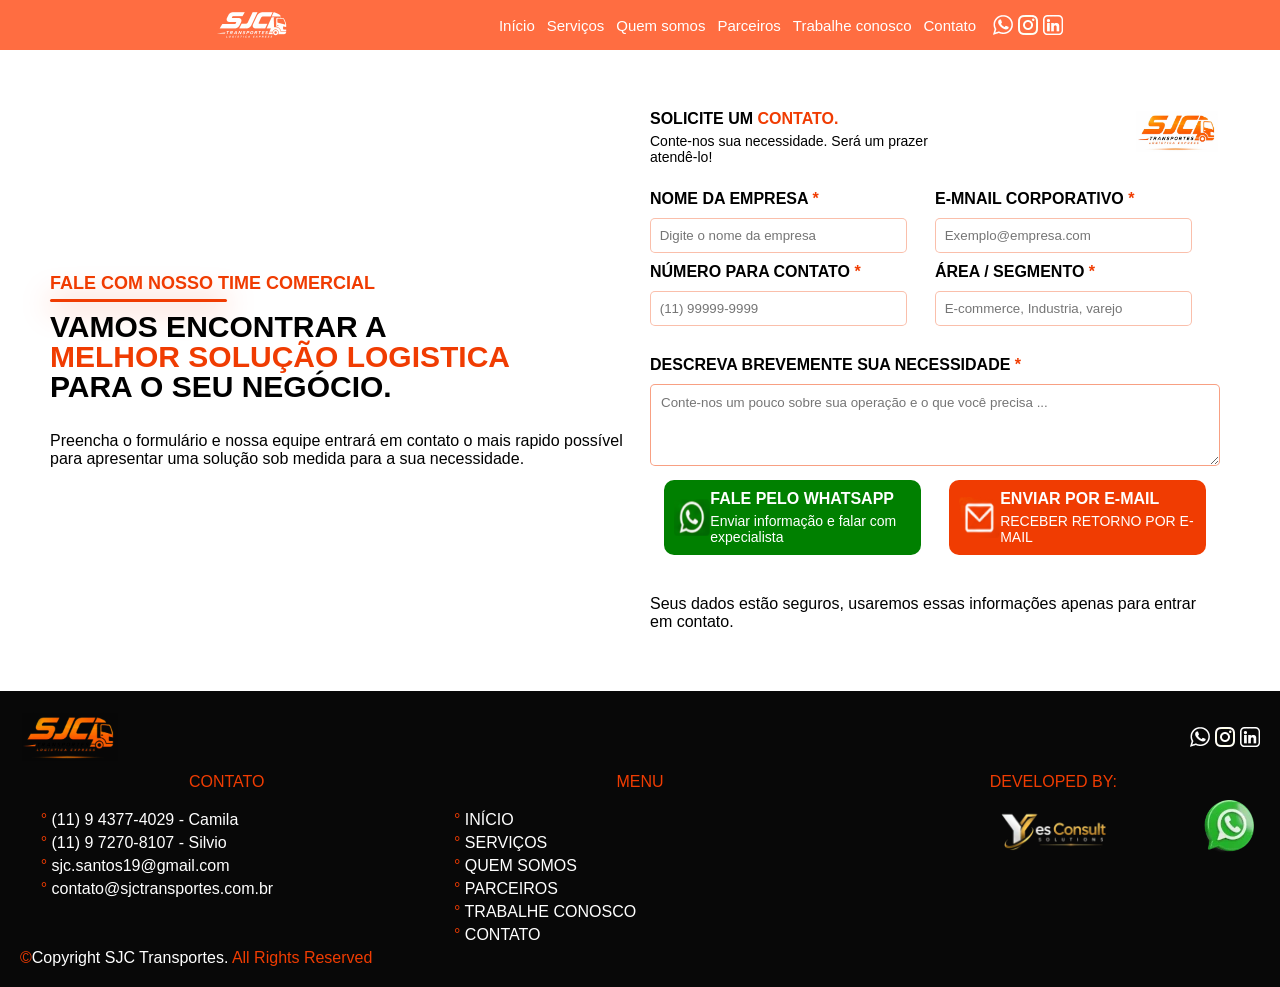
<file: contato.html>
<!--    


    /$$ /$$    /$$                /$$$$$$             /$$$$$$   /$$                                                       /$$ /$$   
   /$$/| $$   | $$               /$$__  $$           /$$__  $$ | $$                                                      /$$/|  $$  
  /$$/ | $$   | $$ /$$$$$$/$$$$ | $$  \__/  /$$$$$$ | $$  \__//$$$$$$   /$$  /$$  /$$  /$$$$$$   /$$$$$$   /$$$$$$      /$$/  \  $$ 
 /$$/  |  $$ / $$/| $$_  $$_  $$|  $$$$$$  /$$__  $$| $$$$   |_  $$_/  | $$ | $$ | $$ |____  $$ /$$__  $$ /$$__  $$    /$$/    \  $$
|  $$   \  $$ $$/ | $$ \ $$ \ $$ \____  $$| $$  \ $$| $$_/     | $$    | $$ | $$ | $$  /$$$$$$$| $$  \__/| $$$$$$$$   /$$/      /$$/
 \  $$   \  $$$/  | $$ | $$ | $$ /$$  \ $$| $$  | $$| $$       | $$ /$$| $$ | $$ | $$ /$$__  $$| $$      | $$_____/  /$$/      /$$/ 
  \  $$   \  $/   | $$ | $$ | $$|  $$$$$$/|  $$$$$$/| $$       |  $$$$/|  $$$$$/$$$$/|  $$$$$$$| $$      |  $$$$$$$ /$$/      /$$/  
   \__/    \_/    |__/ |__/ |__/ \______/  \______/ |__/        \___/   \_____/\___/  \_______/|__/       \_______/|__/      |__/   
                                                                                                                                    
                                                                                                                                    
     Nos siga em nossa rede social:  https://www.instagram.com/vm_software/                                                                                                                               
                                                                                                                                   
-->
<!DOCTYPE html>
<html lang="en">
<head>
    <meta charset="UTF-8">
    <meta name="viewport" content="width=device-width, initial-scale=1.0">
    <title>SJC | ARMAZENAGEM • MANUSEIO • OPERAÇÃO LOGÍSTICA</title>
    <!--icone da aba no navegador + titulo-->
    <link rel="icon" href="https://ch-terra-maquinas.netlify.app/assets/logo.webp" type="image/x-icon">
    <link rel="stylesheet" href="style/contato.css">
    <script src="functions/mobileMenu.js" defer></script>
    <script src="functions/form.js" defer></script>
</head>
<body>

    <!--icone de WhatsApp fixado-->
    <div id="divIconWhats">
        <a target="_blank" 
            href="https://wa.me/5511932223533">
            <img id="iconWhtas" src="assets/whats.webp" alt="iconeWhats">
        </a>
    </div>

    <!-- Cabeçalho / menu de navegação-->
    <header id="header" class="header">
        <div class="logoContainer">
            <img class="logotipo" src="assets/logobrana.webp" alt="LogoSJC">
        </div>
        <nav class="menuContainer">
            <a class="linkNavMenu desktop " href="index.html"> Início</a>
            <a class="linkNavMenu desktop " href="index.html#servicos"> Serviços</a>
            <a class="linkNavMenu desktop " href="sobre.html"> Quem somos</a>
            <a class="linkNavMenu desktop " href="index.html#parceiros"> Parceiros</a>
            <a class="linkNavMenu desktop " href="sobre.html"> Trabalhe conosco</a>
            <a class="linkNavMenu desktop " href="contato.html"> Contato</a>
            <a class="linkredeSocial" target="_blank" href="https://api.whatsapp.com/send/?phone=5511932223533&text&type=phone_number&app_absent=0" > <img src="assets/whatsApp.webp" alt="loroRedeSocial"></a>
            <a class="linkredeSocial" target="_blank" href="#" > <img src="assets/insta.webp" alt="loroRedeSocial"></a>
            <a class="linkredeSocial" target="_blank" href="#" > <img src="assets/linkedin.webp" alt="loroRedeSocial"></a>
            <button class="linkredeSocial" id="menu">
                <img src="assets/menu.webp" alt="loroRedeSocial">
            </button>
        </nav>
    </header>

    <!-- menu mobile-->
    <div class="mobileMenu">
        <a class="linkNavMenu mob " href="index.html"> Início</a>
        <a class="linkNavMenu mob " href="index.html#servicos"> Serviços</a>
        <a class="linkNavMenu mob " href="sobre.html"> Quem somos</a>
        <a class="linkNavMenu mob " href="index.html#parceiros"> Parceiros</a>
        <a class="linkNavMenu mob " href="sobre.html"> Trabalhe conosco</a>
        <a class="linkNavMenu mob " href="contato.html"> Contato</a>
        <button class="linkredeSocial" id="setacorpo">
            <img class="upseta" src="assets/upseta.webp" alt="loroRedeSocial">
        </button>
    </div>
    

    <section class="contato">
        
        <div class="containerContato">
            
            <div class="cardContato" id="primary">

                <p class="pInicioContato">
                    FALE COM NOSSO TIME COMERCIAL
                </p>
                
                <hr class="hrcontato"/>

                <p class="tituloContato">
                    VAMOS ENCONTRAR A <BR/>
                    <l>MELHOR SOLUÇÃO LOGISTICA</l><BR/>
                    PARA O SEU NEGÓCIO.
                </p>

                <p class="descriptionContato">
                    Preencha o formulário e nossa equipe entrará em contato 
                    o mais rapido possível para apresentar uma solução sob
                    medida para a sua necessidade.
                </p>

            </div>

            <div class="cardContato">

                <div class="headerForm">

                    <div class="cardHeaderForm">

                        <p class="pTituloForm">
                            SOLICITE UM <l>CONTATO.</l>
                        </p>
                        <p class="descriptionHeaderForm">
                            Conte-nos sua necessidade. Será um prazer atendê-lo!
                        </p>

                    </div>

                    <div class="cardHeaderForm" id="logoHeaderForm">
                       <img src="assets/logo.webp" alt="logotipo">
                    </div>

                </div>


                <div class="containerForm">

                    <div class="sides" id="left">
                        <label>
                            NOME DA EMPRESA <l>*</l>
                            <input required type="text" id="nomeEmpresa" placeholder=" Digite o nome da empresa"/>
                        </label>

                        <label>
                            NÚMERO PARA CONTATO <l>*</l>
                            <input required type="tel" id="numeroContato" placeholder=" (11) 99999-9999"/>
                        </label>

                    </div>

                    <div class="sides" id="rigth">
                        <label>
                            E-MNAIL CORPORATIVO <l>*</l>
                            <input required type="email" id="emailContato" placeholder=" Exemplo@empresa.com"/>
                        </label>

                        <label>
                            ÁREA / SEGMENTO <l>*</l>
                            <input required type="text" id="segmento" placeholder=" E-commerce, Industria, varejo"/>
                        </label>

                    </div>
                                    
                    
                </div>

                <div class="formFooter">
                    <label >
                        DESCREVA BREVEMENTE SUA NECESSIDADE <l>*</l>
                        <textarea rows="4" class="txtArea" id="txtArea" placeholder="Conte-nos um pouco sobre sua operação e o que você precisa ... "></textarea>
                    </label>
                    <div class="btnForm">


                        <div class="buttonContato" id="sendWhatsApp">
                            
                            <div class="iconButtonContato">
                                <img src="assets/whatsbutton.webp" alt="icone button">
                            </div>

                            <div class="textoButtonContato">
                                <p class="TituloButtonContato">
                                    FALE PELO WHATSAPP
                                </p>
                                <p class="descriptionButtonContato">
                                    Enviar informação e falar com expecialista
                                </p>
                            </div>
                        </div>

                        <div class="buttonContato" id="sendEmail">
                            
                            <div class="iconButtonContato">
                                <img src="assets/emailicon.webp" alt="icone button">
                            </div>

                            <div class="textoButtonContato">
                                <p class="TituloButtonContato">
                                    ENVIAR POR E-MAIL
                                </p>
                                <p class="descriptionButtonContato">
                                    RECEBER RETORNO POR E-MAIL
                                </p>
                            </div>
                        </div>
                    </div>
                    <p class="security" >
                        Seus dados estão seguros, usaremos essas informações apenas para entrar em contato.
                    </p>

                </div>
                
                
            </div>
        </div>
    </section>











    <footer>
        <div class="headerFooter">

            <div class="imgHeaderLogo">
                <img class="logoFooter" src="assets/logo.webp" alt="logotipo">
            </div>
            <div class="imgHeaderLogo">
                <a class="linkredeSocial" target="_blank" href="https://api.whatsapp.com/send/?phone=5511943774029&text&type=phone_number&app_absent=0" > <img src="assets/whatsApp.webp" alt="loroRedeSocial"></a>
                <a class="linkredeSocial" target="_blank" href="https://www.instagram.com/sjctransportes" > <img src="assets/insta.webp" alt="loroRedeSocial"></a>
                <a class="linkredeSocial" target="_blank" href="https://www.instagram.com/sjctransportes" > <img src="assets/linkedin.webp" alt="loroRedeSocial"></a>
                
            </div>
        </div>


        <div class="containerFooter">

            <div class="cardFooter">
                <p class="pContato">
                    <p class="centerNome">
                        <l>
                            CONTATO
                        </l>
                    </p>

                    <p class="txtFooter">
                        <l>°</l> (11) 9 4377-4029 - Camila 
                    </p>
                    <p class="txtFooter">
                        <l>°</l> (11) 9 7270-8107 - Silvio
                    </p>

                    <p class="txtFooter">
                        <l>°</l> sjc.santos19@gmail.com
                    </p>
                    <p class="txtFooter">
                        <l>°</l> contato@sjctransportes.com.br
                    </p>
                    
                </p>

            </div>

            <div class="cardFooter">
                <p class="pContato">
                    <p class="centerNome">
                        <l>
                            MENU
                        </l>
                    </p>

                    
                    <p class="txtFooter">
                        <l>°</l> <a class="linkFooter" href="index.html">INÍCIO</a> 
                    </p>
                    <p class="txtFooter">
                        <l>°</l> <a class="linkFooter" href="index.html">SERVIÇOS</a> 
                    </p>
                    <p class="txtFooter">
                        <l>°</l> <a class="linkFooter" href="sobre.html">QUEM SOMOS</a> 
                    </p>
                    <p class="txtFooter">
                        <l>°</l> <a class="linkFooter" href="index.html">PARCEIROS</a> 
                    </p>
                    <p class="txtFooter">
                        <l>°</l> <a class="linkFooter" href="sobre.html">TRABALHE CONOSCO</a> 
                    </p>
                    <p class="txtFooter">
                        <l>°</l> <a class="linkFooter" href="contato.html">CONTATO</a> 
                    </p>
                </p>
            </div>

            <div class="cardFooter">
                <p class="pContato">
                    <p class="centerNome">
                        <l>
                            DEVELOPED BY:
                        </l>
                    </p>

                    <a target="_blank" href="https://www.instagram.com/yescsolutions?igsi=OWJ2Z2FqbzJ2Yzls"><img class="developerImg" src="assets/developer.webp" alt="logoDeveloper" ></a>
                </p>
                
            </div>

        </div>

        <p style="color: white;" class="infoFotter">
            <l>©</l>Copyright SJC Transportes. <l>All Rights Reserved</l>
        </p>

        
    </footer>
</body>
</html>
</file>
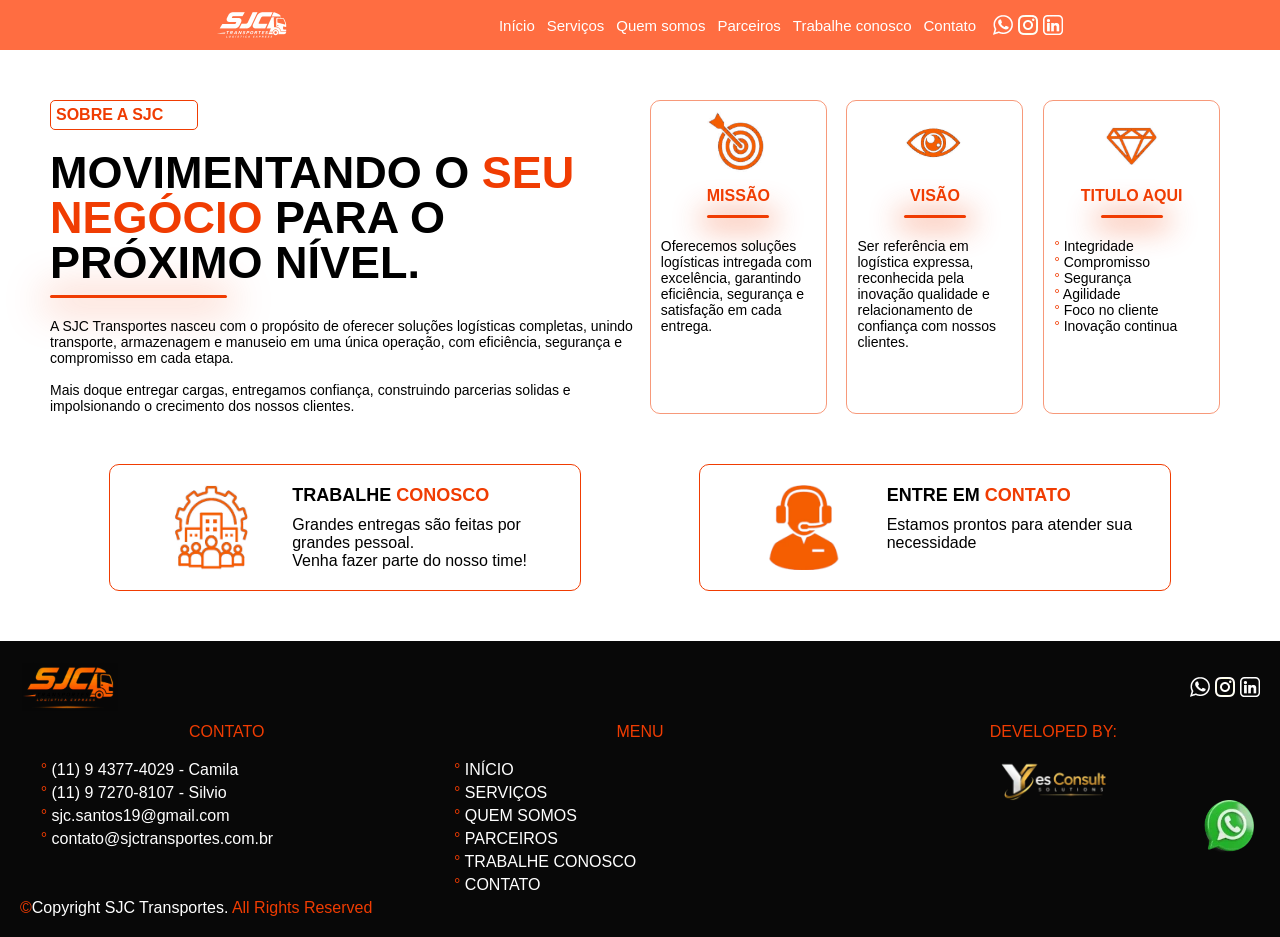
<file: sobre.html>
<!DOCTYPE html>
<html lang="en">
<head>
    <meta charset="UTF-8">
    <meta name="viewport" content="width=device-width, initial-scale=1.0">
    <title>SJC | ARMAZENAGEM • MANUSEIO • OPERAÇÃO LOGÍSTICA</title>
    <!--icone da aba no navegador + titulo-->
    <link rel="icon" href="https://ch-terra-maquinas.netlify.app/assets/logo.webp" type="image/x-icon">
    <link rel="stylesheet" href="style/sobre.css">
    <script src="functions/mobileMenu.js" defer></script>
</head>
<body>

    <!--icone de WhatsApp fixado-->
    <div id="divIconWhats">
        <a target="_blank" 
            href="https://wa.me/5511943774029">
            <img id="iconWhtas" src="assets/whats.webp" alt="iconeWhats">
        </a>
    </div>


    <!-- Cabeçalho / menu de navegação-->
    <header id="header" class="header">
        <div class="logoContainer">
            <img class="logotipo" src="assets/logobrana.webp" alt="LogoSJC">
        </div>
        <nav class="menuContainer">
            <a class="linkNavMenu desktop " href="index.html"> Início</a>
            <a class="linkNavMenu desktop " href="index.html#servicos"> Serviços</a>
            <a class="linkNavMenu desktop " href="sobre.html"> Quem somos</a>
            <a class="linkNavMenu desktop " href="index.html#parceiros"> Parceiros</a>
            <a class="linkNavMenu desktop " href="sobre.html"> Trabalhe conosco</a>
            <a class="linkNavMenu desktop " href="contato.html"> Contato</a>
            <a class="linkredeSocial" target="_blank" href="https://api.whatsapp.com/send/?phone=5511943774029&text&type=phone_number&app_absent=0" > <img src="assets/whatsApp.webp" alt="loroRedeSocial"></a>
            <a class="linkredeSocial" target="_blank" href="https://www.instagram.com/sjctransportes" > <img src="assets/insta.webp" alt="loroRedeSocial"></a>
            <a class="linkredeSocial" target="_blank" href="https://www.instagram.com/sjctransportes" > <img src="assets/linkedin.webp" alt="loroRedeSocial"></a>
            <button class="linkredeSocial" id="menu">
                <img src="assets/menu.webp" alt="loroRedeSocial">
            </button>
        </nav>
    </header>


    <!-- menu mobile-->
    <div class="mobileMenu">
        <a class="linkNavMenu mob " href="index.html"> Início</a>
        <a class="linkNavMenu mob " href="index.html#servicos"> Serviços</a>
        <a class="linkNavMenu mob " href="sobre.html"> Quem somos</a>
        <a class="linkNavMenu mob " href="index.html#parceiros"> Parceiros</a>
        <a class="linkNavMenu mob " href="sobre.html"> Trabalhe conosco</a>
        <a class="linkNavMenu mob " href="contato.html"> Contato</a>
        <button class="linkredeSocial" id="setacorpo">
            <img class="upseta" src="assets/upseta.webp" alt="loroRedeSocial">
        </button>
    </div>
    <!-- section sobre-->
    <section class="sobre">

        <div class="containerSobre">

            <div class="cardSobre">
                
                <p class="superMini">
                    SOBRE A SJC
                </p>

                <P class="tituloSobre">
                    MOVIMENTANDO O <l>SEU NEGÓCIO</l> PARA O PRÓXIMO NÍVEL.
                </P>
                <hr class="linhaPosText"/>

                <p class="descriptionSobre">
                    A SJC Transportes nasceu com o propósito de oferecer soluções
                    logísticas completas, unindo transporte, armazenagem e manuseio
                    em uma única operação, com eficiência, segurança e compromisso 
                    em cada etapa.<br/><br/>
                    
                    Mais doque entregar cargas, entregamos confiança, construindo 
                    parcerias solidas e impolsionando o crecimento dos nossos clientes.                    
                </p>

            </div>

            <div class="cardSobre" id="valores">

                <div class="cardVAlores">
                    <img src="assets/missao.webp" class="imgIconCardValores" alt="icone de valores">
                    <p class="tituloCardValore">
                        MISSÃO 
                    </p>
                    <hr class="hrCardValore"/>
                    <p class="descriptionVAlores">
                        Oferecemos soluções logísticas intregada com 
                        excelência, garantindo eficiência, segurança e 
                        satisfação em cada entrega.
                    </p>
                    
                </div>

                <div class="cardVAlores">
                    <img src="assets/vissao.webp" class="imgIconCardValores" alt="icone de valores">
                    <p class="tituloCardValore">
                        VISÃO
                    </p>
                    <hr class="hrCardValore"/>
                    <p class="descriptionVAlores">
                        Ser referência em logística expressa, reconhecida 
                        pela inovação qualidade e relacionamento de 
                        confiança com nossos clientes. 
                    </p>
                    
                </div>

                <div class="cardVAlores">
                    <img src="assets/valores.webp" class="imgIconCardValores" alt="icone de valores">
                    <p class="tituloCardValore">
                        TITULO AQUI
                    </p>
                    <hr class="hrCardValore"/>
                    <p class="descriptionVAlores">
                        
                        <l>°</l> Integridade<br/>
                        <l>°</l> Compromisso <br/>
                        <l>°</l> Segurança<br/>
                        <l>°</l> Agilidade<br/>
                        <l>°</l> Foco no cliente<br/>
                        <l>°</l> Inovação continua<br/>
                    </p>
                    
                </div>

            </div>


        </div>

        <div class="containerTrabalhe">
            
            <div class="cardTrabalhe" id="job">

                <div class="imgTrabalhe">
                    <img class="imgIconTrabalhe" src="assets/trabalhe.webp" alt="icone do button">
                </div>

                <div class="conteudoTrabalhe">
                    <p class="tituloTrabalhe">
                        TRABALHE <l>CONOSCO</l>
                    </p>
                    <P class="descriptionTrabalho">
                        Grandes entregas são feitas por grandes pessoal.<br/>
                        Venha fazer parte do nosso time!
                    </P>
                </div>
                
            </div>

            <div class="cardTrabalhe" id="contatoSobre">

                <div class="imgTrabalhe">
                    <img class="imgIconTrabalhe" src="assets/contato.webp" alt="icone do button">
                </div>

                <div class="conteudoTrabalhe">
                    <p class="tituloTrabalhe">
                        ENTRE EM <l>CONTATO</l>
                    </p>
                    <P class="descriptionTrabalho">
                        Estamos prontos para atender sua necessidade
                    </P>
                </div>
                
            </div>
        </div>

    </section>























    <!-- footer-->
    <footer>
        <div class="headerFooter">

            <div class="imgHeaderLogo">
                <img class="logoFooter" src="assets/logo.webp" alt="logotipo">
            </div>
            <div class="imgHeaderLogo">
                <a class="linkredeSocial" target="_blank" href="https://api.whatsapp.com/send/?phone=5511943774029&text&type=phone_number&app_absent=0" > <img src="assets/whatsApp.webp" alt="loroRedeSocial"></a>
                <a class="linkredeSocial" target="_blank" href="https://www.instagram.com/sjctransportes" > <img src="assets/insta.webp" alt="loroRedeSocial"></a>
                <a class="linkredeSocial" target="_blank" href="https://www.instagram.com/sjctransportes" > <img src="assets/linkedin.webp" alt="loroRedeSocial"></a>
                
            </div>
        </div>


        <div class="containerFooter">

            <div class="cardFooter">
                <p class="pContato">
                    <p class="centerNome">
                        <l>
                            CONTATO
                        </l>
                    </p>

                    <p class="txtFooter">
                        <l>°</l> (11) 9 4377-4029 - Camila 
                    </p>
                    <p class="txtFooter">
                        <l>°</l> (11) 9 7270-8107 - Silvio
                    </p>

                    <p class="txtFooter">
                        <l>°</l> sjc.santos19@gmail.com
                    </p>
                    <p class="txtFooter">
                        <l>°</l> contato@sjctransportes.com.br
                    </p>
                    
                </p>

            </div>

            <div class="cardFooter">
                <p class="pContato">
                    <p class="centerNome">
                        <l>
                            MENU
                        </l>
                    </p>

                    
                    <p class="txtFooter">
                        <l>°</l> <a class="linkFooter" href="index.html">INÍCIO</a> 
                    </p>
                    <p class="txtFooter">
                        <l>°</l> <a class="linkFooter" href="index.html">SERVIÇOS</a> 
                    </p>
                    <p class="txtFooter">
                        <l>°</l> <a class="linkFooter" href="sobre.html">QUEM SOMOS</a> 
                    </p>
                    <p class="txtFooter">
                        <l>°</l> <a class="linkFooter" href="index.html">PARCEIROS</a> 
                    </p>
                    <p class="txtFooter">
                        <l>°</l> <a class="linkFooter" href="sobre.html">TRABALHE CONOSCO</a> 
                    </p>
                    <p class="txtFooter">
                        <l>°</l> <a class="linkFooter" href="contato.html">CONTATO</a> 
                    </p>
                </p>
            </div>

            <div class="cardFooter">
                <p class="pContato">
                    <p class="centerNome">
                        <l>
                            DEVELOPED BY:
                        </l>
                    </p>

                    <a target="_blank" href="https://www.instagram.com/yescsolutions?igsi=OWJ2Z2FqbzJ2Yzls"><img class="developerImg" src="assets/developer.webp" alt="logoDeveloper" ></a>
                </p>
                
            </div>

        </div>

        <p style="color: white;" class="infoFotter">
            <l>©</l>Copyright SJC Transportes. <l>All Rights Reserved</l>
        </p>

        
    </footer>
</body>
</file>
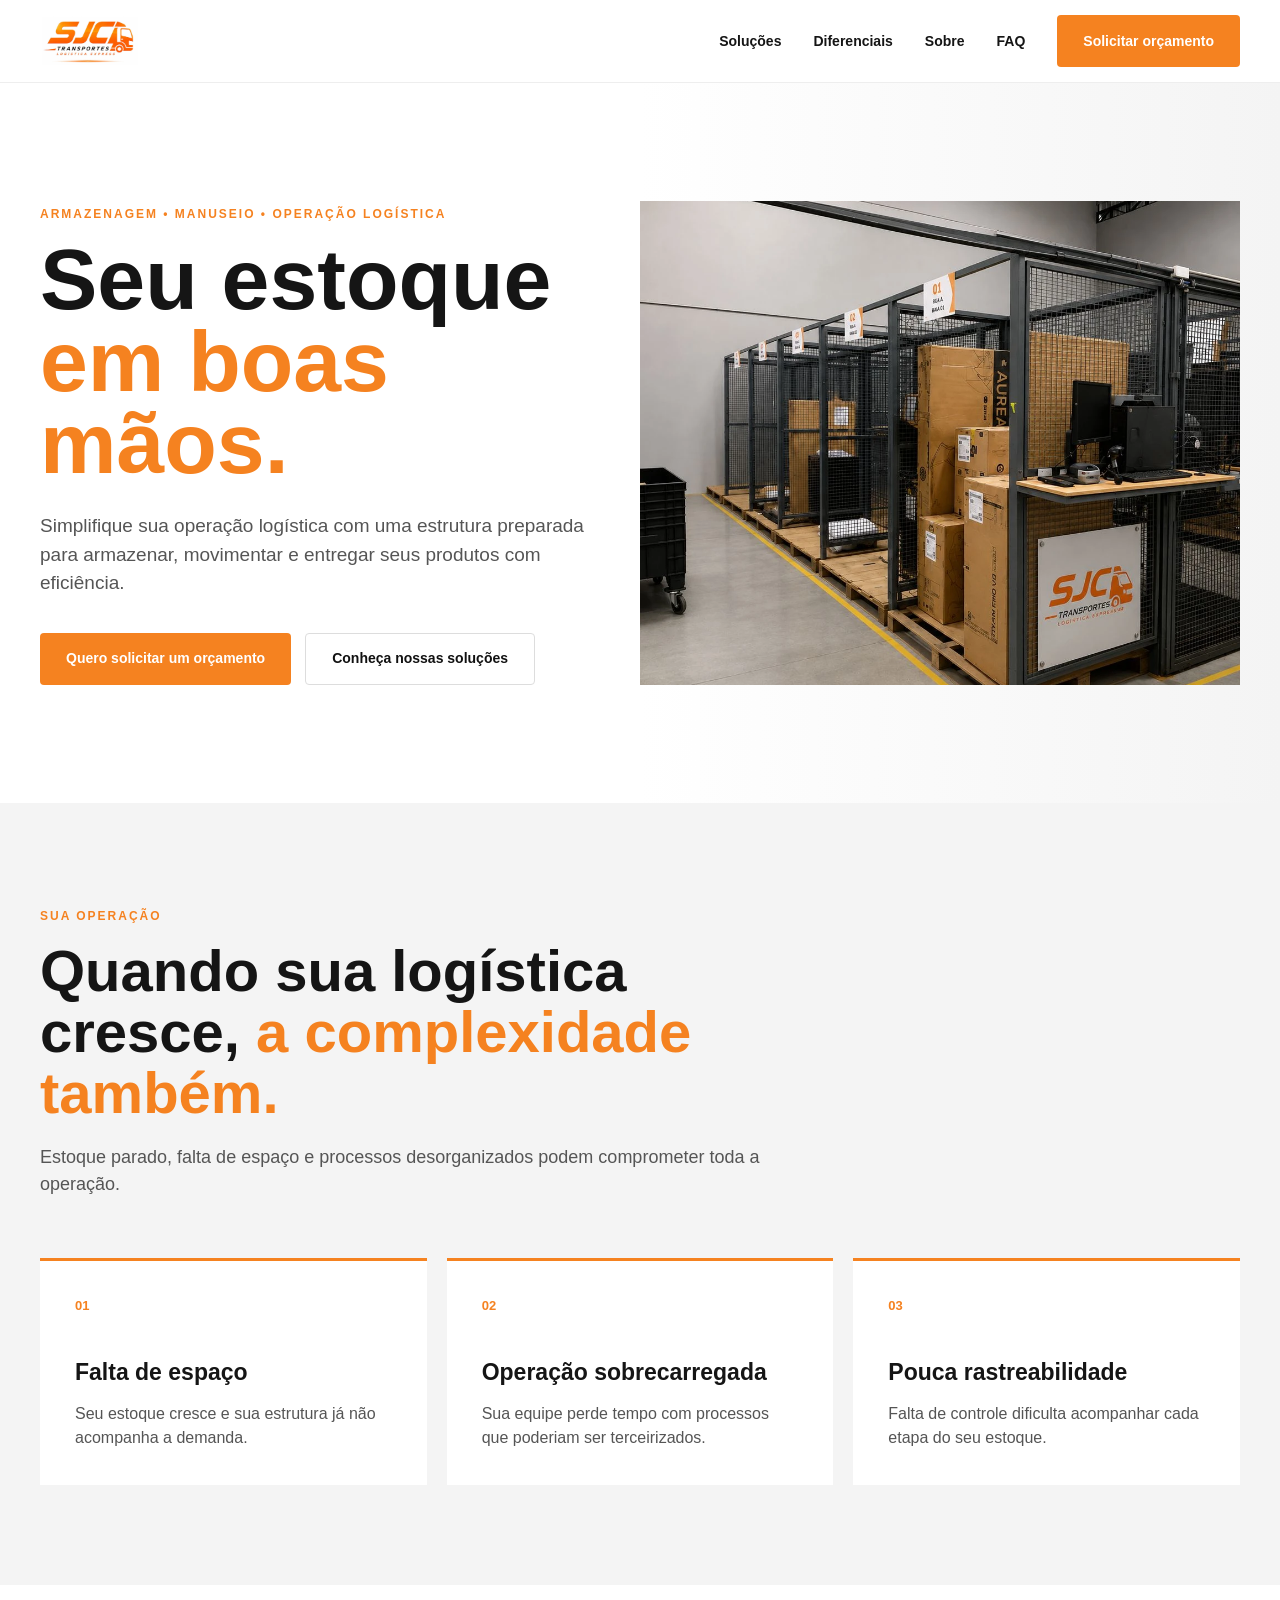
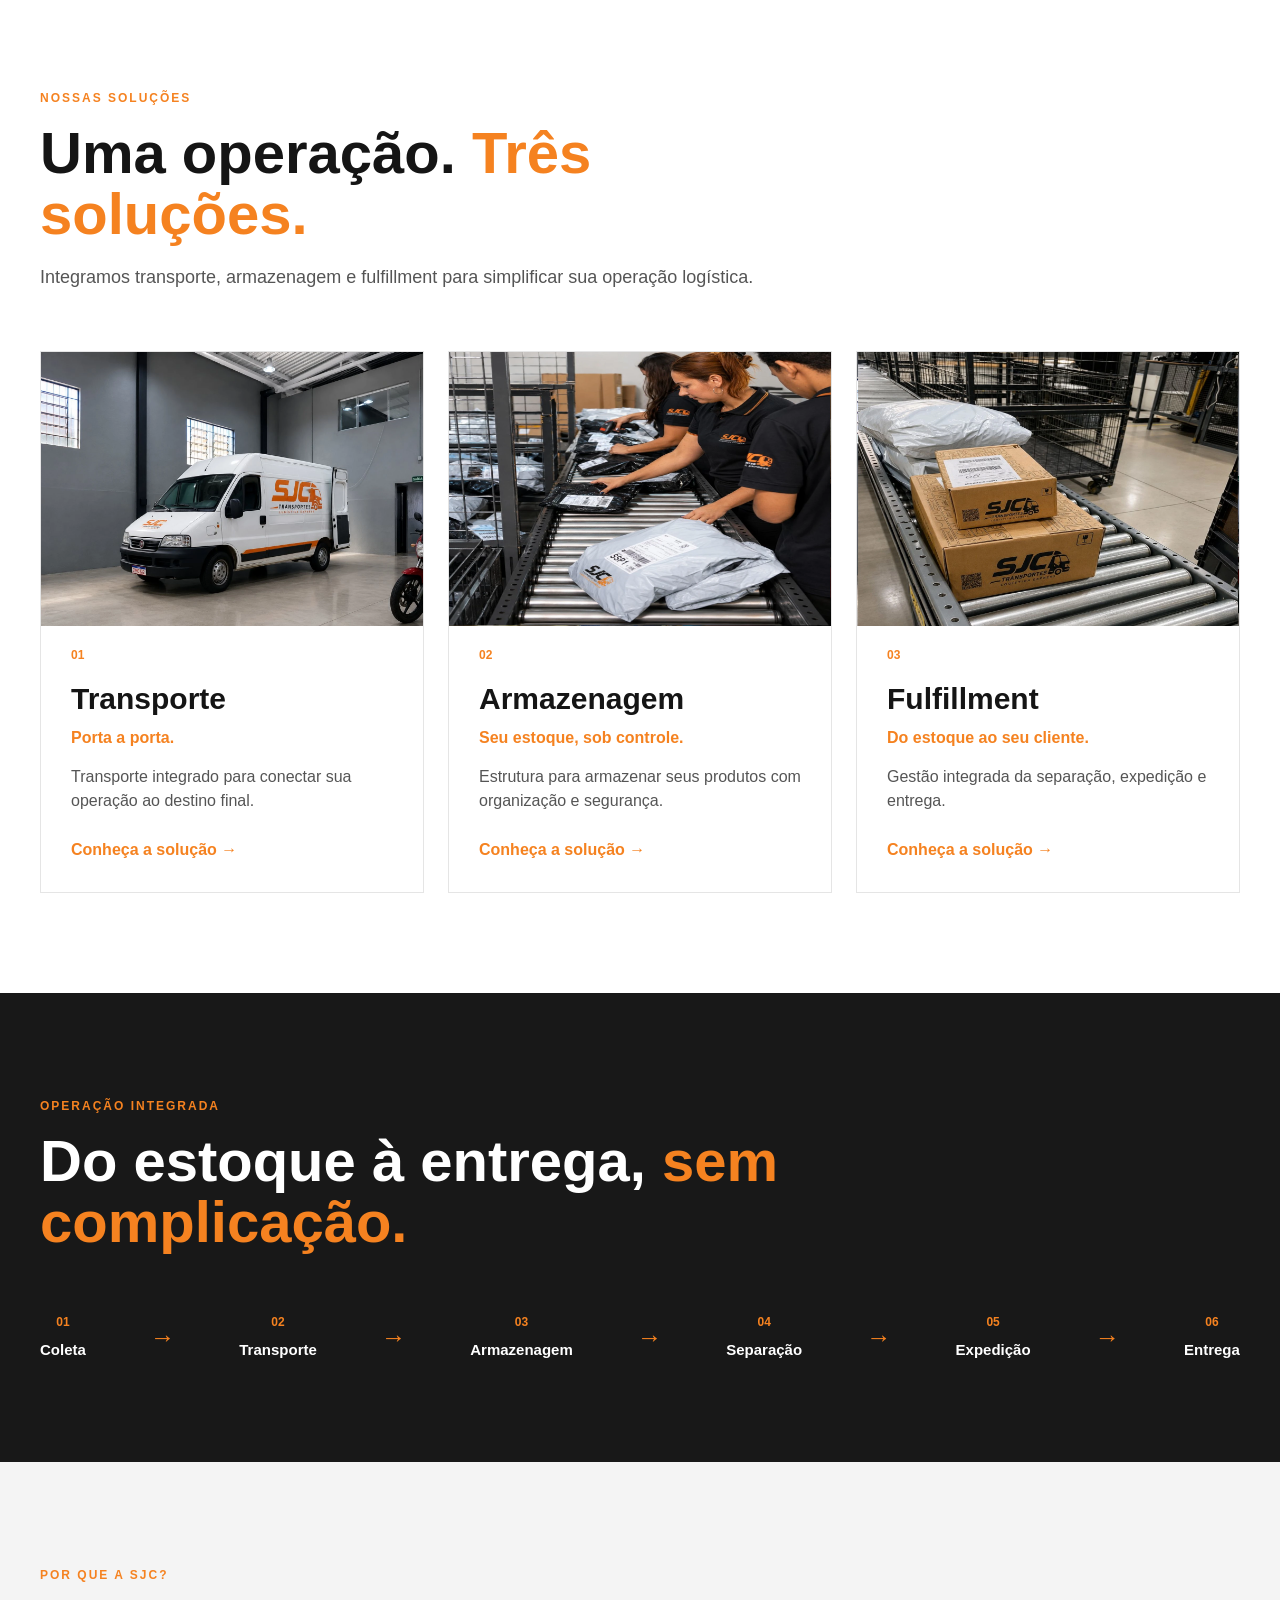
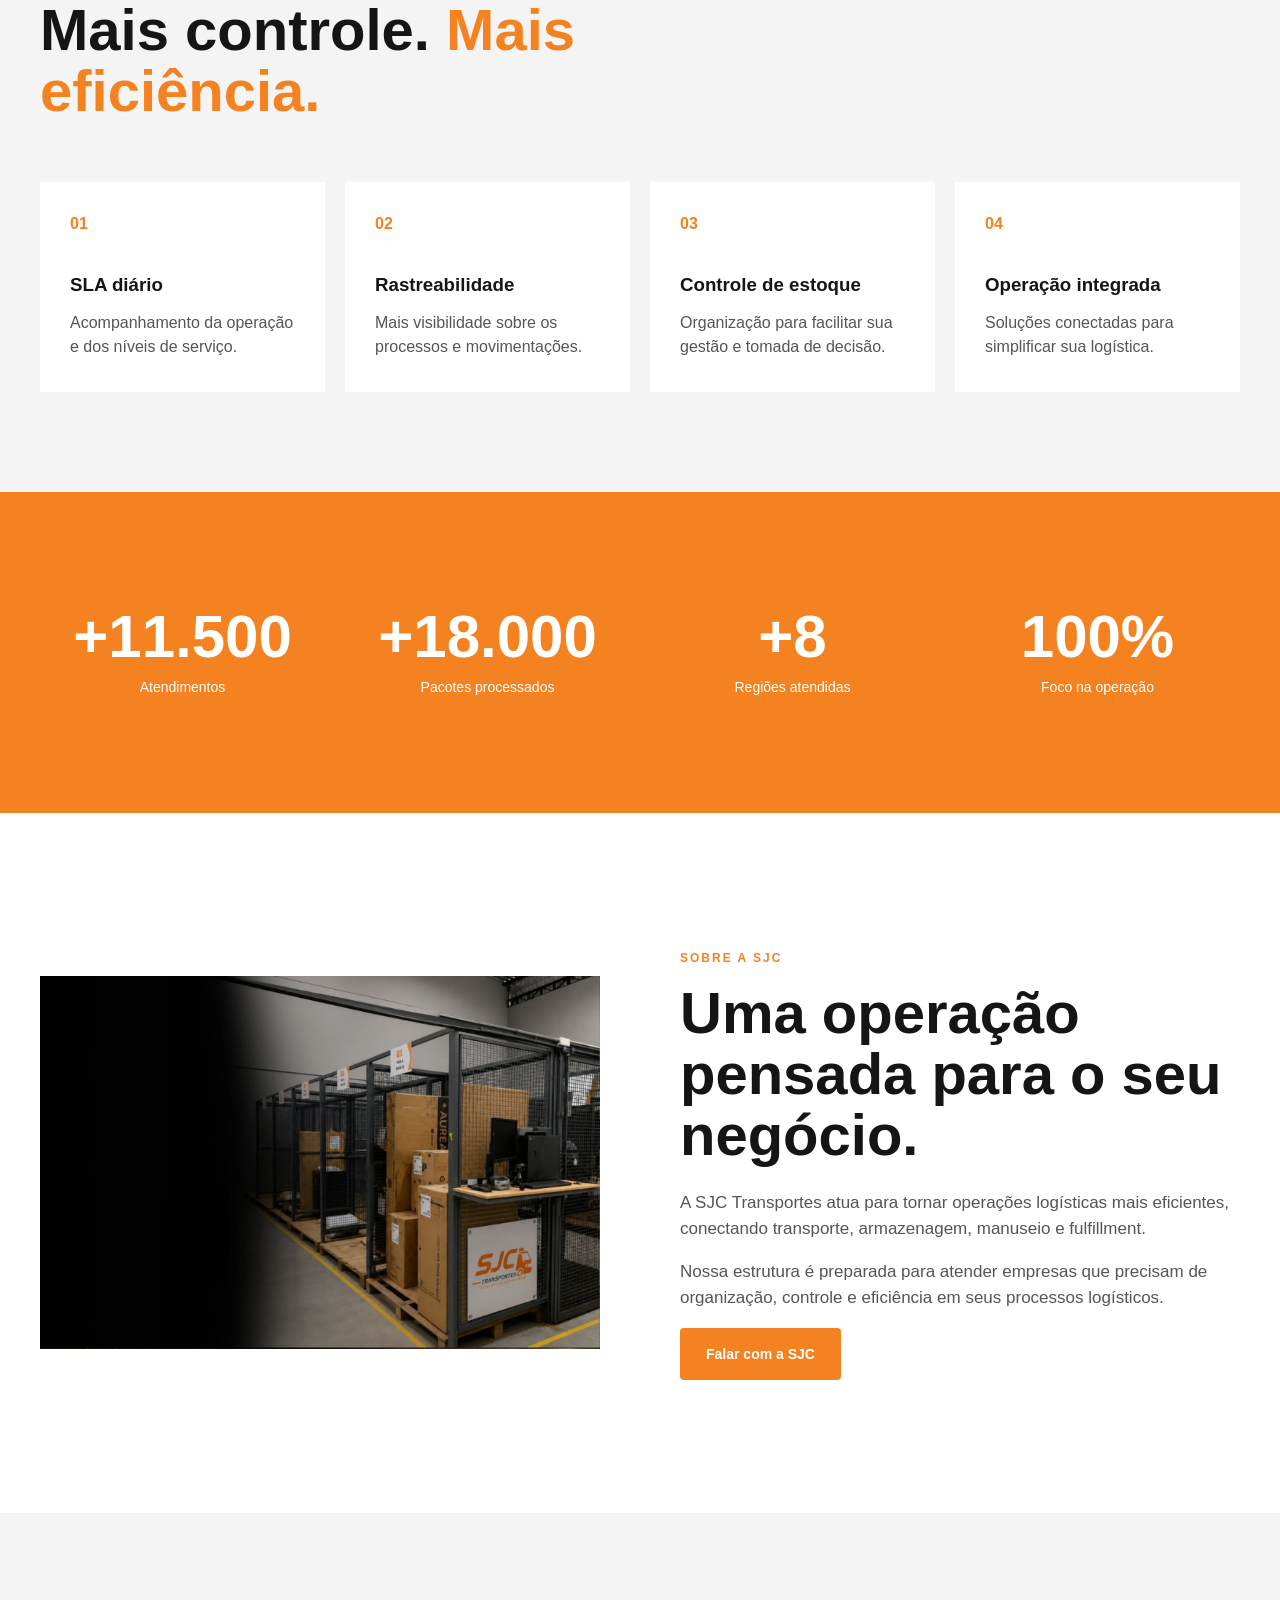
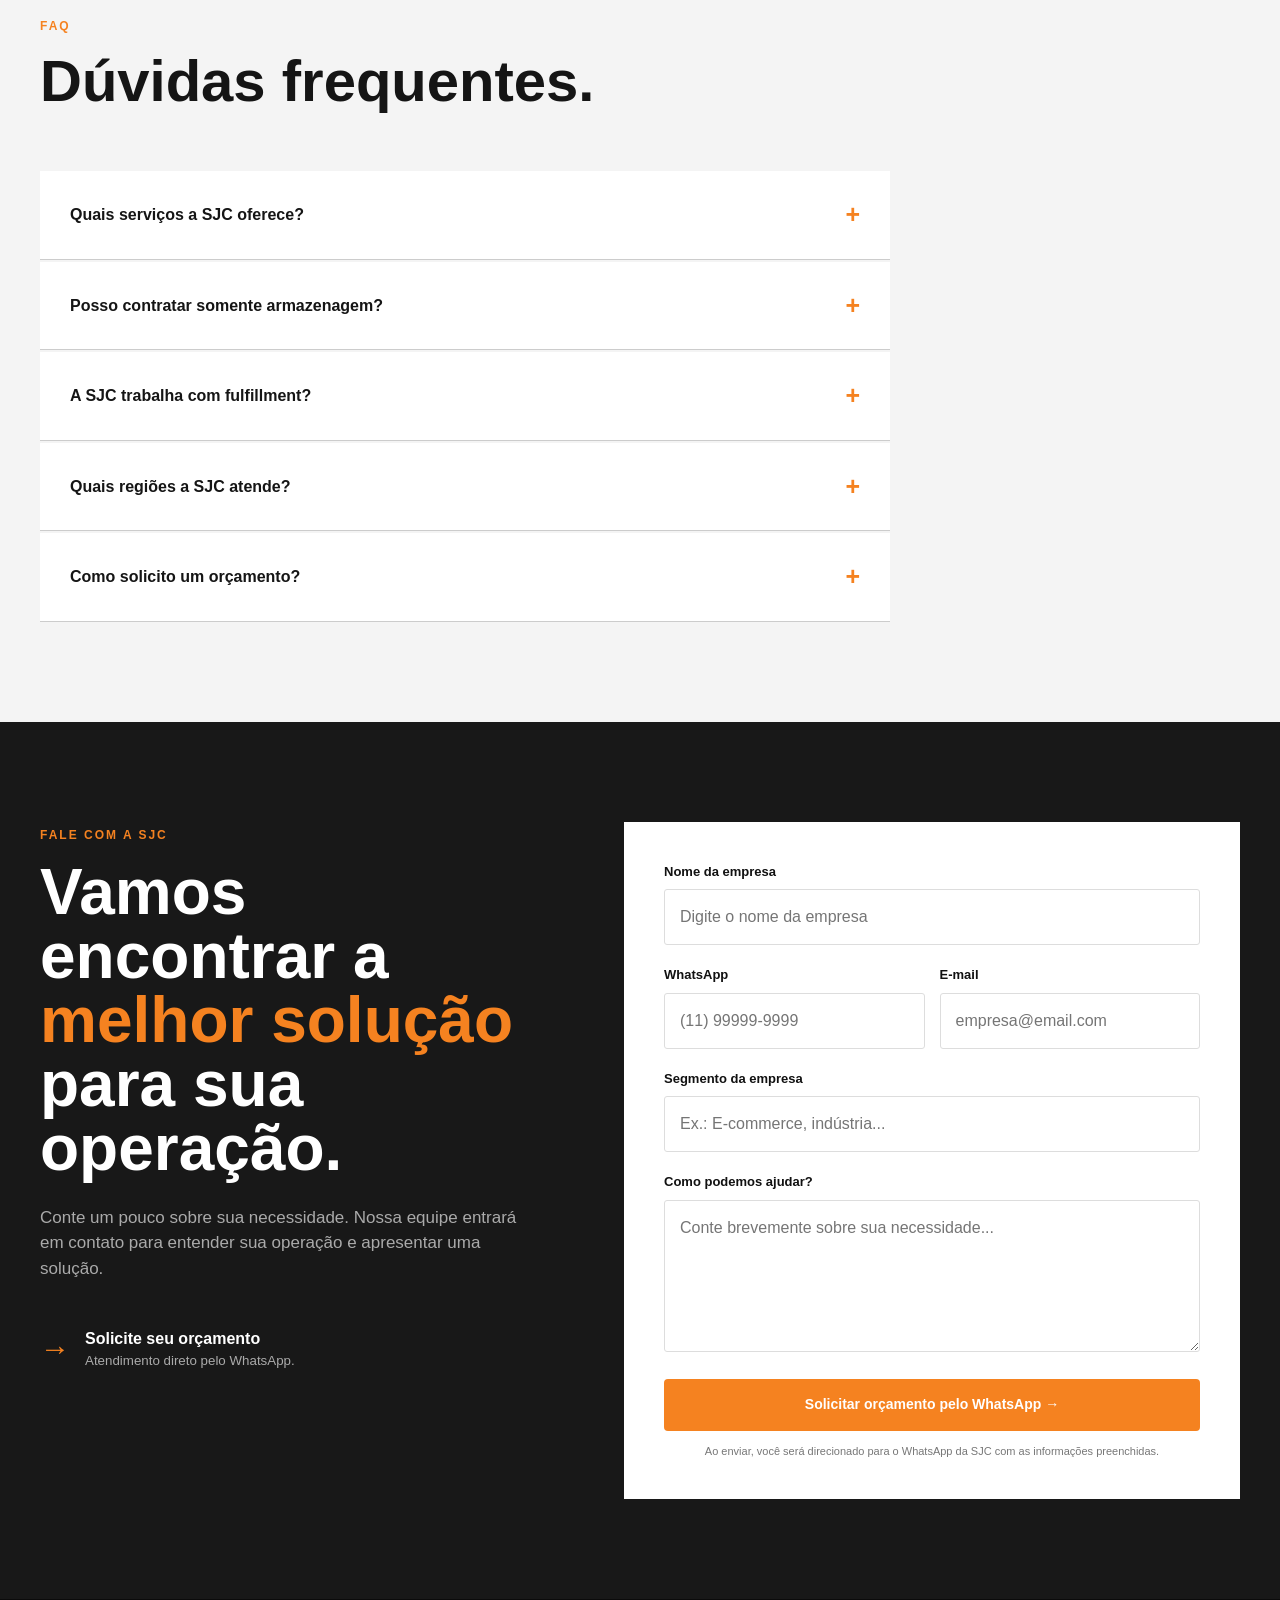
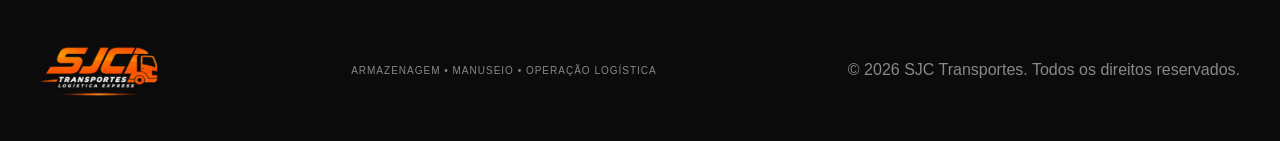
<file: pages/captacao/cap.html>
<!DOCTYPE html>
<html lang="pt-BR">

<head>
    <meta charset="UTF-8">
    <meta
        name="viewport"
        content="width=device-width, initial-scale=1.0"
    >
    <meta
        name="description"
        content="SJC Transportes — soluções em transporte, armazenagem, manuseio e fulfillment."
    >
    <link rel="icon" href="../../assets/logo.webp" type="image/x-icon">
    <title>SJC Transportes | Armazenagem, Manuseio e Logística</title>
    <link rel="stylesheet" href="style/style.css">
</head>
<body>
    <!-- ================= HEADER ================= -->
    <header class="header">

        <div class="container header-content">
            <a href="#" class="logo">
                <img
                    src="../../assets/logo.webp"
                    alt="SJC Transportes"
                >
            </a>

            <nav class="nav">

                <a href="#solucoes">Soluções</a>
                <a href="#diferenciais">Diferenciais</a>
                <a href="#sobre">Sobre</a>
                <a href="#faq">FAQ</a>

                <a
                    href="#orcamento"
                    class="btn btn-primary"
                >
                    Solicitar orçamento
                </a>

            </nav>

            <button
                class="menu-button"
                id="menuButton"
                aria-label="Abrir menu"
            >
                <span></span>
                <span></span>
                <span></span>
            </button>

        </div>

    </header>


    <!-- ================= MOBILE MENU ================= -->

    <div class="mobile-menu" id="mobileMenu">

        <a href="#solucoes">Soluções</a>
        <a href="#diferenciais">Diferenciais</a>
        <a href="#sobre">Sobre</a>
        <a href="#faq">FAQ</a>

        <a
            href="#orcamento"
            class="btn btn-primary"
        >
            Solicitar orçamento
        </a>

    </div>


    <main>

        <!-- ================= HERO ================= -->

        <section class="hero">

            <div class="container hero-grid">

                <div class="hero-content">

                    <span class="eyebrow">
                        ARMAZENAGEM • MANUSEIO • OPERAÇÃO LOGÍSTICA
                    </span>

                    <h1>
                        Seu estoque
                        <strong>em boas mãos.</strong>
                    </h1>

                    <p>
                        Simplifique sua operação logística com uma estrutura
                        preparada para armazenar, movimentar e entregar
                        seus produtos com eficiência.
                    </p>

                    <div class="hero-actions">

                        <a
                            href="#orcamento"
                            class="btn btn-primary"
                        >
                            Quero solicitar um orçamento
                        </a>

                        <a
                            href="#solucoes"
                            class="btn btn-outline"
                        >
                            Conheça nossas soluções
                        </a>

                    </div>

                </div>


                <div class="hero-image">

                    <!--
                        Substituir posteriormente pela arte/foto final
                    -->

                </div>

            </div>

        </section>


        <!-- ================= PROBLEMA ================= -->

        <section class="problem">

            <div class="container">

                <div class="section-heading">

                    <span class="eyebrow">
                        SUA OPERAÇÃO
                    </span>

                    <h2>
                        Quando sua logística cresce,
                        <strong>a complexidade também.</strong>
                    </h2>

                    <p>
                        Estoque parado, falta de espaço e processos
                        desorganizados podem comprometer toda a operação.
                    </p>

                </div>


                <div class="problem-grid">

                    <article class="problem-card">
                        <span class="card-number">01</span>
                        <h3>Falta de espaço</h3>
                        <p>
                            Seu estoque cresce e sua estrutura já não
                            acompanha a demanda.
                        </p>
                    </article>

                    <article class="problem-card">
                        <span class="card-number">02</span>
                        <h3>Operação sobrecarregada</h3>
                        <p>
                            Sua equipe perde tempo com processos
                            que poderiam ser terceirizados.
                        </p>
                    </article>

                    <article class="problem-card">
                        <span class="card-number">03</span>
                        <h3>Pouca rastreabilidade</h3>
                        <p>
                            Falta de controle dificulta acompanhar
                            cada etapa do seu estoque.
                        </p>
                    </article>

                </div>

            </div>

        </section>


        <!-- ================= SOLUÇÕES ================= -->

        <section
            class="solutions"
            id="solucoes"
        >

            <div class="container">

                <div class="section-heading">

                    <span class="eyebrow">
                        NOSSAS SOLUÇÕES
                    </span>

                    <h2>
                        Uma operação.
                        <strong>Três soluções.</strong>
                    </h2>

                    <p>
                        Integramos transporte, armazenagem e fulfillment
                        para simplificar sua operação logística.
                    </p>

                </div>


                <div class="solutions-grid">

                    <article class="solution-card">

                        <div class="solution-image">
                            <img src="../../assets/van.webp" alt="ilustri">
                        </div>

                        <div class="solution-content">

                            <span>01</span>

                            <h3>Transporte</h3>

                            <h4>Porta a porta.</h4>

                            <p>
                                Transporte integrado para conectar
                                sua operação ao destino final.
                            </p>

                            <a href="#orcamento">
                                Conheça a solução →
                            </a>

                        </div>

                    </article>


                    <article class="solution-card">

                        <div class="solution-image">
                            <img src="../../assets/armazze.webp" alt="ilustration">
                        </div>

                        <div class="solution-content">

                            <span>02</span>

                            <h3>Armazenagem</h3>

                            <h4>Seu estoque, sob controle.</h4>

                            <p>
                                Estrutura para armazenar seus produtos
                                com organização e segurança.
                            </p>

                            <a href="#orcamento">
                                Conheça a solução →
                            </a>

                        </div>

                    </article>


                    <article class="solution-card">

                        <div class="solution-image">
                            <img src="../../assets/fulLp.webp" alt="">
                        </div>

                        <div class="solution-content">

                            <span>03</span>

                            <h3>Fulfillment</h3>

                            <h4>Do estoque ao seu cliente.</h4>

                            <p>
                                Gestão integrada da separação,
                                expedição e entrega.
                            </p>

                            <a href="#orcamento">
                                Conheça a solução →
                            </a>

                        </div>

                    </article>

                </div>

            </div>

        </section>


        <!-- ================= FLUXO ================= -->

        <section class="operation">

            <div class="container">

                <div class="section-heading">

                    <span class="eyebrow">
                        OPERAÇÃO INTEGRADA
                    </span>

                    <h2>
                        Do estoque à entrega,
                        <strong>sem complicação.</strong>
                    </h2>

                </div>


                <div class="operation-flow">

                    <div class="flow-item">
                        <span>01</span>
                        <strong>Coleta</strong>
                    </div>

                    <div class="flow-arrow">→</div>

                    <div class="flow-item">
                        <span>02</span>
                        <strong>Transporte</strong>
                    </div>

                    <div class="flow-arrow">→</div>

                    <div class="flow-item">
                        <span>03</span>
                        <strong>Armazenagem</strong>
                    </div>

                    <div class="flow-arrow">→</div>

                    <div class="flow-item">
                        <span>04</span>
                        <strong>Separação</strong>
                    </div>

                    <div class="flow-arrow">→</div>

                    <div class="flow-item">
                        <span>05</span>
                        <strong>Expedição</strong>
                    </div>

                    <div class="flow-arrow">→</div>

                    <div class="flow-item">
                        <span>06</span>
                        <strong>Entrega</strong>
                    </div>

                </div>

            </div>

        </section>


        <!-- ================= DIFERENCIAIS ================= -->

        <section
            class="differentials"
            id="diferenciais"
        >

            <div class="container">

                <div class="section-heading">

                    <span class="eyebrow">
                        POR QUE A SJC?
                    </span>

                    <h2>
                        Mais controle.
                        <strong>Mais eficiência.</strong>
                    </h2>

                </div>


                <div class="differentials-grid">

                    <article>
                        <span class="icon">01</span>
                        <h3>SLA diário</h3>
                        <p>
                            Acompanhamento da operação e dos níveis
                            de serviço.
                        </p>
                    </article>

                    <article>
                        <span class="icon">02</span>
                        <h3>Rastreabilidade</h3>
                        <p>
                            Mais visibilidade sobre os processos
                            e movimentações.
                        </p>
                    </article>

                    <article>
                        <span class="icon">03</span>
                        <h3>Controle de estoque</h3>
                        <p>
                            Organização para facilitar sua gestão
                            e tomada de decisão.
                        </p>
                    </article>

                    <article>
                        <span class="icon">04</span>
                        <h3>Operação integrada</h3>
                        <p>
                            Soluções conectadas para simplificar
                            sua logística.
                        </p>
                    </article>

                </div>

            </div>

        </section>


        <!-- ================= NÚMEROS ================= -->

        <section class="numbers">

            <div class="container numbers-grid">

                <div>
                    <strong>+11.500</strong>
                    <span>Atendimentos</span>
                </div>

                <div>
                    <strong>+18.000</strong>
                    <span>Pacotes processados</span>
                </div>

                <div>
                    <strong>+8</strong>
                    <span>Regiões atendidas</span>
                </div>

                <div>
                    <strong>100%</strong>
                    <span>Foco na operação</span>
                </div>

            </div>

        </section>


        <!-- ================= SOBRE ================= -->

        <section
            class="about"
            id="sobre"
        >

            <div class="container about-grid">

                <div class="about-image">
                    <img src="../../assets/armazenagem.webp" alt="galpao">
                </div>

                <div class="about-content">

                    <span class="eyebrow">
                        SOBRE A SJC
                    </span>

                    <h2>
                        Uma operação pensada
                        para o seu negócio.
                    </h2>

                    <p>
                        A SJC Transportes atua para tornar operações
                        logísticas mais eficientes, conectando transporte,
                        armazenagem, manuseio e fulfillment.
                    </p>

                    <p>
                        Nossa estrutura é preparada para atender empresas
                        que precisam de organização, controle e eficiência
                        em seus processos logísticos.
                    </p>

                    <a
                        href="#orcamento"
                        class="btn btn-primary"
                    >
                        Falar com a SJC
                    </a>

                </div>

            </div>

        </section>


        <!-- ================= FAQ ================= -->

        <section
            class="faq"
            id="faq"
        >

            <div class="container">

                <div class="section-heading">

                    <span class="eyebrow">
                        FAQ
                    </span>

                    <h2>
                        Dúvidas frequentes.
                    </h2>

                </div>


                <div class="faq-list">

                    <details class="faq-item">

                        <summary>
                            Quais serviços a SJC oferece?
                            <span>+</span>
                        </summary>

                        <p>
                            A SJC oferece soluções em transporte,
                            armazenagem, manuseio e fulfillment.
                        </p>

                    </details>


                    <details class="faq-item">

                        <summary>
                            Posso contratar somente armazenagem?
                            <span>+</span>
                        </summary>

                        <p>
                            Sim. As soluções podem ser estruturadas
                            de acordo com a necessidade da sua operação.
                        </p>

                    </details>


                    <details class="faq-item">

                        <summary>
                            A SJC trabalha com fulfillment?
                            <span>+</span>
                        </summary>

                        <p>
                            Sim. A operação pode contemplar etapas
                            como armazenagem, separação e expedição.
                        </p>

                    </details>


                    <details class="faq-item">

                        <summary>
                            Quais regiões a SJC atende?
                            <span>+</span>
                        </summary>

                        <p>
                            A operação atende regiões como Caieiras,
                            Cajamar, Francisco Morato, Franco da Rocha,
                            Jordanésia, Mariporã, Polvilho e Perus.
                        </p>

                    </details>


                    <details class="faq-item">

                        <summary>
                            Como solicito um orçamento?
                            <span>+</span>
                        </summary>

                        <p>
                            Preencha o formulário abaixo. Seus dados
                            serão organizados automaticamente e você
                            será direcionado para o WhatsApp da SJC.
                        </p>

                    </details>

                </div>

            </div>

        </section>


        <!-- ================= CTA + FORM ================= -->

        <section
            class="contact"
            id="orcamento"
        >

            <div class="container contact-grid">

                <div class="contact-content">

                    <span class="eyebrow">
                        FALE COM A SJC
                    </span>

                    <h2>
                        Vamos encontrar a
                        <strong>melhor solução</strong>
                        para sua operação.
                    </h2>

                    <p>
                        Conte um pouco sobre sua necessidade.
                        Nossa equipe entrará em contato para entender
                        sua operação e apresentar uma solução.
                    </p>

                    <div class="contact-highlight">

                        <span>→</span>

                        <div>
                            <strong>Solicite seu orçamento</strong>
                            <small>
                                Atendimento direto pelo WhatsApp.
                            </small>
                        </div>

                    </div>

                </div>


                <form
                    class="contact-form"
                    id="contactForm"
                >

                    <div class="form-group">

                        <label for="nomeEmpresa">
                            Nome da empresa
                        </label>

                        <input
                            type="text"
                            id="nomeEmpresa"
                            name="nomeEmpresa"
                            placeholder="Digite o nome da empresa"
                            required
                        >

                    </div>


                    <div class="form-row">

                        <div class="form-group">

                            <label for="numeroContato">
                                WhatsApp
                            </label>

                            <input
                                type="tel"
                                id="numeroContato"
                                name="numeroContato"
                                placeholder="(11) 99999-9999"
                                required
                            >

                        </div>


                        <div class="form-group">

                            <label for="emailContato">
                                E-mail
                            </label>

                            <input
                                type="email"
                                id="emailContato"
                                name="emailContato"
                                placeholder="empresa@email.com"
                                required
                            >

                        </div>

                    </div>


                    <div class="form-group">

                        <label for="segmento">
                            Segmento da empresa
                        </label>

                        <input
                            type="text"
                            id="segmento"
                            name="segmento"
                            placeholder="Ex.: E-commerce, indústria..."
                            required
                        >

                    </div>


                    <div class="form-group">

                        <label for="txtArea">
                            Como podemos ajudar?
                        </label>

                        <textarea
                            id="txtArea"
                            name="txtArea"
                            rows="5"
                            placeholder="Conte brevemente sobre sua necessidade..."
                            required
                        ></textarea>

                    </div>


                    <button
                        type="submit"
                        class="btn btn-primary btn-submit"
                    >
                        Solicitar orçamento pelo WhatsApp →
                    </button>


                    <small class="form-disclaimer">
                        Ao enviar, você será direcionado para o WhatsApp
                        da SJC com as informações preenchidas.
                    </small>

                </form>

            </div>

        </section>

    </main>


    <!-- ================= FOOTER ================= -->

    <footer class="footer">

        <div class="container footer-content">

            <img
                src="../../assets/logofooter.webp"
                alt="SJC Transportes"
            >

            <p>
                ARMAZENAGEM • MANUSEIO • OPERAÇÃO LOGÍSTICA
            </p>

            <span>
                © 2026 SJC Transportes. Todos os direitos reservados.
            </span>

        </div>

    </footer>


    <script src="functions/cap.js"></script>

</body>

</html>
</file>
<file: style/contato.css>
/* import de font pata o nome SJC*/
@import url('https://fonts.googleapis.com/css2?family=Ancizar+Serif:ital,wght@0,300..900;1,300..900&display=swap');
* {
    margin: 0;
    padding: 0;
    box-sizing: border-box;
    font-family: "Montserrat", sans-serif
}
@import url('https://fonts.googleapis.com/css2?family=Ancizar+Serif:ital,wght@0,300..900;1,300..900&family=Montserrat:ital,wght@0,100..900;1,100..900&display=swap');
/* animação / seletores do icone do whatsApp*/
@keyframes pulseButtonWhats {
    0%, 100% {
        transform: scale(1);
    }
    60% {
        transform: scale(1.05);
    }
}
/* animação de subir elemento + lados */
@keyframes subir {
    from {
        opacity: 0;
        transform: translateY(50px);
    }

    to {
        opacity: 1;
        transform: translateY(0);
    }
}
@keyframes entrarEsquerda {
    from {
        opacity: 0;
        transform: translateX(-60px);
    }

    to {
        opacity: 1;
        transform: translateX(0);
    }
}
@keyframes entrarDireita {
    from {
        opacity: 0;
        transform: translateX(60px);
    }

    to {
        opacity: 1;
        transform: translateX(0);
    }
}
#divIconWhats {
    cursor: pointer;
    width: 50px;
    position: fixed;
    bottom: 5%;
    right: 2%;
    z-index: 6;
}
#iconWhtas {
    animation: pulseButtonWhats 1s infinite ease-in-out;
    cursor: pointer;
    position: fixed;
    bottom: 5%;
    right: 2%;
    width: 50px;
    z-index: 6;
}
/* header*/
#header {
    width: 100%;
    height: 50px;
    position: fixed;
    padding: 5px;
    display: flex;
    flex-direction: row;
    justify-content: space-evenly;
    background-color: rgba(255, 62, 3, 0.753);
    z-index: 2;
}
.logoContainer {
    display: flex;
    justify-content: center;
    align-items: center;
}
.logotipo {
    width: 70px;
}
.menuContainer {
    display: flex;
    flex-direction: row;
    justify-content: center;
    align-items: center;
    font-family: Georgia, 'Times New Roman', Times, serif;
    font-size: 15px;
    font-weight: 100;
}
.linkNavMenu {
    padding-right: 12px;
    text-decoration: none;
    color: white;
    cursor: pointer;
}
.linkNavMenu:hover {
    color: #ff880d;
    font-weight: 800;
}
.linkredeSocial {
    display: flex;
    align-items: center;
    justify-content: center;
    margin-left: 5px;
}
.linkredeSocial img {
    width: 20px;
}
.linkredeSocial img:hover{
    width: 30px;
}
#menu {
    background-color: transparent;
    border: none;
}
@media(min-width: 700px){
    #menu {
        display: none;
    }

}
/*estilos para o menu mobile*/
.mobileMenu{
    background-color: rgba(255, 62, 3, 0.233);
    color: black;
    cursor: pointer;
    width: 40%;
    height: auto;
    display: flex;
    flex-direction: column;
    align-items: center;
    justify-content: center;
    position: fixed;
    top: 50px;
    right: 0%;
    z-index: 6;
    border-radius: 0px 0px 0px 10px;
    display: none;
}
.mob {
    margin-top: 5px;
    margin-bottom: 5px;
}
#setacorpo {
    background-color: transparent;
    border: none;
}
.upseta {
    margin-top: 5px;
    margin-bottom: 5px;
    width: 20px;
}
/*section Contato*/
.contato {
    width: 100%;
    height: auto;
    padding: 50px;
}
.containerContato {
    margin-top: 50px;
    display: flex;
    flex-direction: row;
    justify-content: space-around;
}
.cardContato {
    width: 50%;
}
#primary {
    display: flex;
    flex-direction: column;
    justify-content: center;
}
.pInicioContato {
    font-size: 18px;
    font-weight: 700;
    margin-bottom: 5px;
    color: #f03c02;
}
l {
    color: #f03c02;
}

.hrcontato {
    width: 30%;
    height: 3px;
    background-color: #f03c02;
    border: none;
    border-radius: 10px;
    margin-bottom: 10px;
    box-shadow: #f03c02 0px 3px 30px;
}
.tituloContato {
    font-size: 30px;
    font-weight: 700;
    line-height: 30px;
    margin-bottom: 30px;
}
.headerForm {
    display: flex;
    flex-direction: row;
    justify-content: space-between;
    height: 80px;
    padding: 10px;
}
.cardHeaderForm {
    width: 50%;
    height: 40px;
}
.pTituloForm {
    font-weight: 600;
    margin-bottom: 5px;
}
.descriptionHeaderForm {
    font-size: 14px;
}
.headerForm img {
    width: 30%;
    float: right;
}
.containerForm {
    padding: 10px;
    display: flex;
    flex-direction: row;
}
.sides{
    width: 50%;
    height: auto;
}
#left, #rigth {
    display: flex;
    flex-direction: column;
}
label {
    font-weight: 700;
    margin-bottom: 10px;
}
input {
    padding: 5px;
    width: 90%;
    height: 35px;
    border: solid 1px #f03d0254;
    border-radius: 5px;
    margin-top: 10px;
    color: #f03c02;

}
.formFooter {
    display: flex;
    flex-direction: column;
    padding: 10px;
}
textarea {
    margin-top: 10px;
    padding: 10px;
    width: 100%;
    border-radius: 5px;
    border: solid 1px #f03d027c;
}
.btnForm {
    display: flex;
    flex-direction: row;
    justify-content: space-around;
    margin-bottom: 40px;
}

.buttonContato {
    width: 45%;
    height: auto;
    border: none;
    border-radius: 10px;
    padding: 10px;
    display: flex;
    flex-direction: row;
    cursor: pointer;
}
.textoButtonContato {
    display: flex;
    flex-direction: column;
    justify-content: center;
}
#sendWhatsApp {
    background-color: green;
}
#sendWhatsApp:hover {
    box-shadow: 5px 5px 40px  green;
}
#sendEmail {
    background-color: #f03c02;
}
#sendEmail:hover {
    box-shadow: 5px 5px 40px  #f03c02;
}
.iconButtonContato{
    display: flex;
    flex-direction: column;
    justify-content: center;
    width: 20%;
}
.iconButtonContato img  {
    width: 100%;
}

.TituloButtonContato {
    font-weight: 600;
    color: white;
    margin-bottom: 5px;
}
.descriptionButtonContato {
    color: white;
    font-size: 14px;
}
@media(max-width: 500px){
    .desktop {
        display: none;
    }
    .containerContato {
        display: flex;
        flex-direction: column;
    }
    .cardContato {
        width: 100%;
        margin-bottom: 5px;
    }
    .cardHeaderForm {
        width: 100%;
    }
    #logoHeaderForm {
        display: none;
    }
    .containerForm {
        padding: 10px;
        display: flex;
        flex-direction: column;
    }
    .sides{
        width: 100%;
        height: auto;
    }
    #left, #rigth {
        display: flex;
        flex-direction: column;
    }
    .btnForm {
        display: flex;
        flex-direction: column;
    }
    .buttonContato {
        width: 100%;
        height: auto;
        border: none;
        border-radius: 10px;
        padding: 10px;
        display: flex;
        flex-direction: row;
        cursor: pointer;
    }
    #sendEmail {
        margin-top: 20px;
    }
    .iconButtonContato{
        width: 20%;
    }
    .iconButtonContato img  {
        width: 100%;
    }
}


















/*footer rodape*/
footer {
    font-family: "Montserrat", sans-serif;
    width: 100%;
    height: auto;
    padding: 20px;
    background-color: #080808;
}
.headerFooter {
    width: 100%;
    display: flex;
    flex-direction: row;
    justify-content: space-between;
}
.logoFooter {
    width: 100px;
}
.imgHeaderLogo {
    display: flex;
}
.containerFooter {
    display: flex;
    flex-direction: row;
    justify-content: space-around;
}
.cardFooter {
    width: 30%;
    display: flex;
    flex-direction: column;
}
.centerNome {
    text-align: center;
    margin-top: 10PX;
    margin-bottom: 20px;
}
.txtFooter a {
    text-decoration: none;
    color: white;
}
.txtFooter {
    margin-bottom: 5px;
    font-weight: 400;
    color: white;
}
.txtFooter:hover {
    font-size: 15px;
    color: #f03c02;
}
.txtFooter a:hover {
    color: #f03c02;
}
.developerImg {
    cursor: pointer;
    width: 40%;
    margin-left: 30%;
    margin-bottom: 20px;
}
@media(max-width: 500px){
    .containerFooter{
        display: flex;
        flex-direction: column;
    }
    .cardFooter {
        width: 100%;
    }
}
</file>
<file: style/sobre.css>
/* import de font pata o nome SJC*/
@import url('https://fonts.googleapis.com/css2?family=Ancizar+Serif:ital,wght@0,300..900;1,300..900&display=swap');
* {
    margin: 0;
    padding: 0;
    box-sizing: border-box;
    font-family: "Montserrat", sans-serif;
}
@import url('https://fonts.googleapis.com/css2?family=Ancizar+Serif:ital,wght@0,300..900;1,300..900&family=Montserrat:ital,wght@0,100..900;1,100..900&display=swap');
/* animação / seletores do icone do whatsApp*/
@keyframes pulseButtonWhats {
    0%, 100% {
        transform: scale(1);
    }
    60% {
        transform: scale(1.05);
    }
}
l {
    color: #f03c02;
}
/* animação de subir elemento + lados */
@keyframes subir {
    from {
        opacity: 0;
        transform: translateY(50px);
    }

    to {
        opacity: 1;
        transform: translateY(0);
    }
}
@keyframes entrarEsquerda {
    from {
        opacity: 0;
        transform: translateX(-60px);
    }

    to {
        opacity: 1;
        transform: translateX(0);
    }
}
@keyframes entrarDireita {
    from {
        opacity: 0;
        transform: translateX(60px);
    }

    to {
        opacity: 1;
        transform: translateX(0);
    }
}
#divIconWhats {
    cursor: pointer;
    width: 50px;
    position: fixed;
    bottom: 5%;
    right: 2%;
    z-index: 6;
}
#iconWhtas {
    animation: pulseButtonWhats 1s infinite ease-in-out;
    cursor: pointer;
    position: fixed;
    bottom: 5%;
    right: 2%;
    width: 50px;
    z-index: 6;
}
/* header*/
#header {
    width: 100%;
    height: 50px;
    position: fixed;
    padding: 5px;
    display: flex;
    flex-direction: row;
    justify-content: space-evenly;
    background-color: rgba(255, 62, 3, 0.753);
    z-index: 2;
}
.logoContainer {
    display: flex;
    justify-content: center;
    align-items: center;
}
.logotipo {
    width: 70px;
}
.menuContainer {
    display: flex;
    flex-direction: row;
    justify-content: center;
    align-items: center;
    font-family: Georgia, 'Times New Roman', Times, serif;
    font-size: 15px;
    font-weight: 100;
}
.linkNavMenu {
    padding-right: 12px;
    text-decoration: none;
    color: white;
    cursor: pointer;
}
.linkNavMenu:hover {
    color: #ff880d;
    font-weight: 800;
}
.linkredeSocial {
    display: flex;
    align-items: center;
    justify-content: center;
    margin-left: 5px;
}
.linkredeSocial img {
    width: 20px;
}
.linkredeSocial img:hover{
    width: 30px;
}
#menu {
    background-color: transparent;
    border: none;
}
@media(min-width: 700px){
    #menu {
        display: none;
    }

}
/*estilos para o menu mobile*/
.mobileMenu{
    background-color: rgba(255, 62, 3, 0.233);
    color: black;
    cursor: pointer;
    width: 40%;
    height: auto;
    display: flex;
    flex-direction: column;
    align-items: center;
    justify-content: center;
    position: fixed;
    top: 50px;
    right: 0%;
    z-index: 6;
    border-radius: 0px 0px 0px 10px;
    display: none;
}
.mob {
    margin-top: 5px;
    margin-bottom: 5px;
}
#setacorpo {
    background-color: transparent;
    border: none;
}
.upseta {
    margin-top: 5px;
    margin-bottom: 5px;
    width: 20px;
}

/*section SObre*/

.sobre {
    width: 100%;
    padding: 50px;
}
.containerSobre {
    display: flex;
    justify-content: space-around;
    flex-direction: row;
    margin-top: 50px;
    margin-bottom: 50px;
}
.cardSobre {
    width: 50%;
}
.superMini {
    font-weight: 600;
    border: solid 1px #f03c02;
    color: #f03c02;
    border-radius: 5px;
    width: 25%;
    padding: 5px;
    margin-bottom: 20px;
}
.tituloSobre {
    font-size: 45px;
    font-weight: 600;
    line-height: 45px;
    margin-bottom: 10px;
}
.linhaPosText{
    width: 30%;
    height: 3px;
    border: none;
    border-radius: 10px;
    background-color: #f03c02;
    box-shadow: #f03d025d 0px 3px 40px 6px;
    margin-bottom: 20px;
}
.descriptionSobre {
    font-size: 14px;
}
#valores {
    display: flex;
    flex-direction: row;
    justify-content: space-around;
}
.cardVAlores {
    width: 30%;
    height: auto;
    padding: 10px;
    border-radius: 10px;
    border: solid 1px #f03d0286;
}
.imgIconCardValores {
    width: 40%;
    margin-left: 30%;
    margin-bottom: 10px;
}
.tituloCardValore {
    color: #f03c02;
    font-weight: 600;
    text-align: center;
    margin-bottom: 10px;
}
.hrCardValore {
    width: 40%;
    margin-left: 30%;
    height: 3px;
    border-radius: 40px;
    border: none;
    background-color: #f03c02;
    box-shadow: 0px 3px 30px 6px #f03d0277;
    margin-bottom: 20px;
}
.descriptionVAlores {
    font-size: 14px;
}
.containerTrabalhe {
    display: flex;
    flex-direction: row;
    justify-content: space-around;
}
.cardTrabalhe {
    width: 40%;
    display: flex;
    flex-direction: row;
    padding: 20px;
    cursor: pointer;
    border-radius: 10px ;
    border: solid 1px #f03c02;
}
.cardTrabalhe:hover {
    box-shadow: 0px 2px 50px #f03d0263;
}
.imgTrabalhe {
    width: 50%;
    text-align: center;
    display: flex;
    justify-content: center;
}
.imgIconTrabalhe {
    width: 50%;
}
.tituloTrabalhe {
    font-size: 18px;
    font-weight: 800;
    margin-bottom: 10px;
}

@media(max-width: 500px){
    .containerSobre {
        display: flex;
        justify-content: space-around;
        flex-direction: column;
        margin-top: 50px;
        margin-bottom: 50px;
    }
    .desktop {
        display: none;
    }
    .cardSobre {
        width: 100%;
    }
    .superMini {
        width: 45%;
    }
    .tituloSobre {
        font-size: 40px;
    }
    .linhaPosText{
        width: 50%;
    }
    .descriptionSobre {
        font-size: 14px;
        margin-bottom: 40px;
    }
    #valores {
        display: flex;
        flex-direction: column;
    }
    .cardVAlores {
        width: 100%;
        margin-bottom: 20px;
    }
    .imgIconCardValores {
        width: 40%;
        margin-left: 30%;
        margin-bottom: 10px;
    }
    .tituloCardValore {
        color: #f03c02;
        font-weight: 600;
        text-align: center;
        margin-bottom: 10px;
    }
    .hrCardValore {
        width: 40%;
        margin-left: 30%;
        height: 3px;
        border-radius: 40px;
        border: none;
        background-color: #f03c02;
        box-shadow: 0px 3px 30px 6px #f03c02;
        margin-bottom: 20px;
    }
    .descriptionVAlores {
        font-size: 14px;
    }

    .containerTrabalhe {
        display: flex;
        flex-direction: column;
    }
    .cardTrabalhe {
        width: 100%;
        display: flex;
        flex-direction: row;
        padding: 20px;
        cursor: pointer;
        border-radius: 10px ;
        border: solid 1px #f03c02;
        margin-bottom: 20px;
    }
    .cardTrabalhe:hover {
        box-shadow: 0px 2px 50px #f03d0263;
    }
    .imgTrabalhe {
        width: 40%;
        text-align: center;
        display: flex;
        justify-content: center;
    }
    .imgIconTrabalhe {
        width: 50%;
    }
    .tituloTrabalhe {
        font-size: 18px;
        font-weight: 800;
        margin-bottom: 10px;
    }

}













/*footer rodape*/
footer {
    font-family: "Montserrat", sans-serif;
    width: 100%;
    height: auto;
    padding: 20px;
    background-color: #080808;
}
.headerFooter {
    width: 100%;
    display: flex;
    flex-direction: row;
    justify-content: space-between;
}
.logoFooter {
    width: 100px;
}
.imgHeaderLogo {
    display: flex;
}
.containerFooter {
    display: flex;
    flex-direction: row;
    justify-content: space-around;
}
.cardFooter {
    width: 30%;
    display: flex;
    flex-direction: column;
}
.centerNome {
    text-align: center;
    margin-top: 10PX;
    margin-bottom: 20px;
}
.txtFooter a {
    text-decoration: none;
    color: white;
}
.txtFooter {
    margin-bottom: 5px;
    font-weight: 400;
    color: white;
}
.txtFooter:hover {
    font-size: 15px;
    color: #f03c02;
}
.txtFooter a:hover {
    color: #f03c02;
}
.developerImg {
    cursor: pointer;
    width: 40%;
    margin-left: 30%;
    margin-bottom: 20px;
}
@media(max-width: 500px){
    .containerFooter{
        display: flex;
        flex-direction: column;
    }
    .cardFooter {
        width: 100%;
    }
}
</file>
<file: pages/captacao/style/style.css>
/* =====================================================
   RESET
===================================================== */

* {
    margin: 0;
    padding: 0;
    box-sizing: border-box;
}

html {
    scroll-behavior: smooth;
}

body {
    font-family: Arial, Helvetica, sans-serif;
    background: #ffffff;
    color: #151515;
    line-height: 1.5;
}

img {
    max-width: 100%;
    display: block;
}

a {
    text-decoration: none;
    color: inherit;
}

button,
input,
textarea {
    font: inherit;
}


/* =====================================================
   VARIABLES
===================================================== */

:root {

    --orange: #f58220;
    --orange-dark: #d96b12;

    --black: #111111;
    --dark: #181818;

    --gray-900: #222222;
    --gray-700: #555555;
    --gray-500: #777777;
    --gray-300: #dddddd;
    --gray-100: #f4f4f4;

    --white: #ffffff;

    --container: 1200px;

}


/* =====================================================
   GLOBAL
===================================================== */

.container {
    width: min(
        calc(100% - 40px),
        var(--container)
    );

    margin-inline: auto;
}

section {
    padding: 100px 0;
}

.eyebrow {
    display: inline-block;

    margin-bottom: 16px;

    font-size: 12px;
    font-weight: 800;

    letter-spacing: 2px;

    color: var(--orange);
}

.section-heading {
    max-width: 760px;
    margin-bottom: 60px;
}

.section-heading h2 {
    font-size: clamp(34px, 5vw, 58px);
    line-height: 1.05;

    margin-bottom: 20px;
}

.section-heading h2 strong {
    color: var(--orange);
}

.section-heading p {
    color: var(--gray-700);
    font-size: 18px;
}


/* =====================================================
   BUTTONS
===================================================== */

.btn {
    display: inline-flex;

    align-items: center;
    justify-content: center;

    min-height: 52px;

    padding: 0 26px;

    border-radius: 4px;

    font-size: 14px;
    font-weight: 700;

    transition:
        transform .2s ease,
        background .2s ease,
        color .2s ease;
}

.btn:hover {
    transform: translateY(-2px);
}

.btn-primary {
    background: var(--orange);
    color: var(--white);
}

.btn-primary:hover {
    background: var(--orange-dark);
}

.btn-outline {
    border: 1px solid var(--gray-300);
    color: var(--black);
}


/* =====================================================
   HEADER
===================================================== */

.header {
    position: sticky;
    top: 0;

    z-index: 1000;

    background: rgba(255,255,255,.96);

    border-bottom: 1px solid #eee;
}

.header-content {
    min-height: 82px;
    display: flex;
    align-items: center;
    justify-content: space-between;
}

.logo img {
    width: 100px;
}

.nav {
    display: flex;
    align-items: center;
    gap: 32px;

    font-size: 14px;
    font-weight: 600;
}

.nav a:not(.btn):hover {
    color: var(--orange);
}

.menu-button {
    display: none;

    border: 0;
    background: transparent;

    cursor: pointer;
}

.menu-button span {
    display: block;

    width: 26px;
    height: 2px;

    margin: 5px;

    background: var(--black);
}


/* =====================================================
   MOBILE MENU
===================================================== */

.mobile-menu {
    display: none;

    position: fixed;

    top: 82px;
    left: 0;

    width: 100%;

    padding: 25px;

    background: var(--white);

    z-index: 999;

    flex-direction: column;
    gap: 20px;

    border-bottom: 1px solid #eee;
}

.mobile-menu.active {
    display: flex;
}


/* =====================================================
   HERO
===================================================== */

.hero {
    min-height: 720px;

    display: flex;
    align-items: center;

    background:
        linear-gradient(
            90deg,
            #ffffff 0%,
            #ffffff 50%,
            #f4f4f4 100%
        );
}

.hero-grid {
    display: flex;
    flex-direction: row;
}

.hero-content {
    width: 50%;
}
.hero-image {
    width: 50%;
    background-image: url(../../../assets/hero02.webp);
    background-position: center center;
    background-repeat: no-repeat;
    background-size: cover;
}
@media (max-width:740px) {
    .hero-grid {
        display: flex;
        flex-direction: column;
    }
    .hero-content {
        width: 100%;
    }
    .hero-image {
        width: 100%;
        background-image: url(../../../assets/hero02.webp);
        background-position: center center;
        background-repeat: no-repeat;
        background-size: cover;
    }
}
.hero-content h1 {

    font-size:
        clamp(30px, 7vw, 86px);

    line-height: .95;

    margin-bottom: 28px;
}

.hero-content h1 strong {
    display: block;
    color: var(--orange);
}

.hero-content p {

    max-width: 580px;

    margin-bottom: 35px;

    font-size: 19px;

    color: var(--gray-700);
}

.hero-actions {
    display: flex;
    gap: 14px;
    flex-wrap: wrap;
}



.image-placeholder {
    width: 100%;
    min-height: 520px;
    display: flex;
    align-items: center;
    justify-content: center;
    
}
.image-placeholder img {
    width: 100%;
    max-height: 500px;
}


/* =====================================================
   PROBLEM
===================================================== */

.problem {
    background: var(--gray-100);
}

.problem-grid {

    display: grid;

    grid-template-columns:
        repeat(3, 1fr);

    gap: 20px;
}

.problem-card {

    padding: 35px;

    background: var(--white);

    border-top: 3px solid var(--orange);
}

.card-number {

    display: block;

    margin-bottom: 40px;

    color: var(--orange);

    font-size: 13px;
    font-weight: 800;
}

.problem-card h3 {
    margin-bottom: 12px;

    font-size: 23px;
}

.problem-card p {
    color: var(--gray-700);
}


/* =====================================================
   SOLUTIONS
===================================================== */

.solutions-grid {

    display: grid;

    grid-template-columns:
        repeat(3, 1fr);

    gap: 24px;
}

.solution-card {

    overflow: hidden;

    border: 1px solid #e5e5e5;

    background: var(--white);

    transition: transform .25s ease;
}

.solution-card:hover {
    transform: translateY(-6px);
}

.solution-image {

    height: 260px;

    display: flex;
    align-items: center;
    justify-content: center;

    background: #eaeaea;

    color: #888;
}

.solution-content {
    padding: 30px;
}

.solution-content > span {

    color: var(--orange);

    font-size: 12px;
    font-weight: 800;
}

.solution-content h3 {

    margin-top: 10px;

    font-size: 30px;
}

.solution-content h4 {

    margin: 5px 0 15px;

    font-size: 16px;

    color: var(--orange);
}

.solution-content p {

    margin-bottom: 25px;

    color: var(--gray-700);
}

.solution-content a {

    font-weight: 700;

    color: var(--orange);
}


/* =====================================================
   OPERATION
===================================================== */

.operation {
    background: var(--dark);
    color: var(--white);
}

.operation .section-heading p {
    color: #aaa;
}

.operation-flow {

    display: flex;

    align-items: center;

    justify-content: space-between;

    gap: 10px;
}

.flow-item {

    display: flex;

    flex-direction: column;

    gap: 8px;

    text-align: center;
}

.flow-item span {

    color: var(--orange);

    font-size: 12px;
    font-weight: 800;
}

.flow-item strong {
    font-size: 15px;
}

.flow-arrow {

    color: var(--orange);

    font-size: 25px;
}


/* =====================================================
   DIFFERENTIALS
===================================================== */

.differentials {
    background: var(--gray-100);
}

.differentials-grid {

    display: grid;

    grid-template-columns:
        repeat(4, 1fr);

    gap: 20px;
}

.differentials-grid article {

    padding: 30px;

    background: var(--white);

    border-bottom: 3px solid transparent;

    transition: border .2s ease;
}

.differentials-grid article:hover {
    border-bottom-color: var(--orange);
}

.icon {

    display: block;

    margin-bottom: 35px;

    color: var(--orange);

    font-weight: 800;
}

.differentials-grid h3 {
    margin-bottom: 12px;
}

.differentials-grid p {
    color: var(--gray-700);
}


/* =====================================================
   NUMBERS
===================================================== */

.numbers {
    background: var(--orange);
    color: var(--white);
}

.numbers-grid {

    display: grid;

    grid-template-columns:
        repeat(4, 1fr);

    gap: 20px;
}

.numbers-grid div {

    text-align: center;

    padding: 15px;
}

.numbers-grid strong {

    display: block;

    font-size: clamp(35px, 5vw, 60px);

    line-height: 1;
}

.numbers-grid span {

    display: block;

    margin-top: 10px;

    font-size: 14px;
}


/* =====================================================
   ABOUT
===================================================== */

.about-grid {

    display: grid;

    grid-template-columns:
        1fr 1fr;

    gap: 80px;

    align-items: center;
}

.about-image {

    min-height: 500px;

    display: flex;
    align-items: center;
    justify-content: center;
    color: #888;
}

.about-content h2 {

    margin-bottom: 25px;

    font-size:
        clamp(36px, 5vw, 58px);

    line-height: 1.05;
}

.about-content p {

    margin-bottom: 18px;

    color: var(--gray-700);

    font-size: 17px;
}


/* =====================================================
   FAQ
===================================================== */

.faq {
    background: var(--gray-100);
}

.faq-list {

    max-width: 850px;
}

.faq-item {

    border-bottom: 1px solid #ccc;

    background: var(--white);
}

.faq-item + .faq-item {
    margin-top: 2px;
}

.faq-item summary {

    display: flex;

    align-items: center;
    justify-content: space-between;

    padding: 25px 30px;

    cursor: pointer;

    font-weight: 700;

    list-style: none;
}

.faq-item summary::-webkit-details-marker {
    display: none;
}

.faq-item summary span {

    color: var(--orange);

    font-size: 25px;
}

.faq-item p {

    padding:
        0 30px 25px;

    color: var(--gray-700);
}


/* =====================================================
   CONTACT
===================================================== */

.contact {
    background: var(--dark);
    color: var(--white);
}

.contact-grid {

    display: grid;

    grid-template-columns:
        .9fr 1.1fr;

    gap: 80px;

    align-items: start;
}

.contact-content h2 {

    font-size:
        clamp(40px, 5vw, 65px);

    line-height: 1;

    margin-bottom: 25px;
}

.contact-content h2 strong {
    color: var(--orange);
}

.contact-content > p {

    max-width: 520px;

    color: #aaa;

    font-size: 17px;
}

.contact-highlight {

    display: flex;

    gap: 15px;

    align-items: center;

    margin-top: 45px;
}

.contact-highlight > span {

    color: var(--orange);

    font-size: 30px;
}

.contact-highlight strong,
.contact-highlight small {
    display: block;
}

.contact-highlight small {
    color: #aaa;
}


/* =====================================================
   FORM
===================================================== */

.contact-form {

    padding: 40px;

    background: var(--white);

    color: var(--black);
}

.form-group {
    margin-bottom: 20px;
}

.form-row {

    display: grid;

    grid-template-columns:
        1fr 1fr;

    gap: 15px;
}

.form-group label {

    display: block;

    margin-bottom: 8px;

    font-size: 13px;
    font-weight: 700;
}

.form-group input,
.form-group textarea {

    width: 100%;

    padding: 15px;

    border: 1px solid #ddd;

    outline: none;

    border-radius: 3px;

    resize: vertical;
}

.form-group input:focus,
.form-group textarea:focus {

    border-color:
        var(--orange);
}

.btn-submit {

    width: 100%;

    border: 0;

    cursor: pointer;
}

.form-disclaimer {

    display: block;

    margin-top: 12px;

    color: #777;

    font-size: 11px;

    text-align: center;
}


/* =====================================================
   FOOTER
===================================================== */

.footer {

    padding: 40px 0;

    background: #0b0b0b;

    color: #888;
}

.footer-content {

    display: flex;

    align-items: center;
    justify-content: space-between;

    gap: 20px;
}

.footer img {
    width: 120px;
}

.footer p {
    font-size: 10px;
    letter-spacing: 1px;
}


/* =====================================================
   RESPONSIVE
===================================================== */

@media (max-width: 900px) {

    section {
        padding: 75px 0;
    }

    .nav {
        display: none;
    }

    .menu-button {
        display: block;
    }

    .hero {
        min-height: auto;
    }

    .hero-grid,
    .about-grid,
    .contact-grid {

        grid-template-columns: 1fr;

        gap: 45px;
    }

    .hero-image {
        min-height: 380px;
    }

    .image-placeholder {
        min-height: 380px;
    }

    .problem-grid,
    .solutions-grid {

        grid-template-columns: 1fr;
    }

    .differentials-grid {

        grid-template-columns:
            repeat(2, 1fr);
    }

    .numbers-grid {

        grid-template-columns:
            repeat(2, 1fr);
    }

    .operation-flow {

        display: grid;

        grid-template-columns:
            repeat(2, 1fr);

        gap: 25px;
    }

    .flow-arrow {
        display: none;
    }

    .about-image {
        min-height: 350px;
    }

    .footer-content {

        flex-direction: column;

        text-align: center;
    }

}


@media (max-width: 600px) {

    .container {
        width: min(
            calc(100% - 30px),
            var(--container)
        );
    }

    section {
        padding: 60px 0;
    }

    .hero-content h1 {
        font-size: 50px;
    }

    .hero-actions {

        flex-direction: column;

        align-items: stretch;
    }

    .hero-actions .btn {
        width: 100%;
    }

    .differentials-grid,
    .numbers-grid,
    .form-row {

        grid-template-columns: 1fr;
    }

    .contact-form {
        padding: 25px 20px;
    }

    .operation-flow {
        grid-template-columns: 1fr;
    }

    .solution-image {
        height: 220px;
    }

}
</file>
